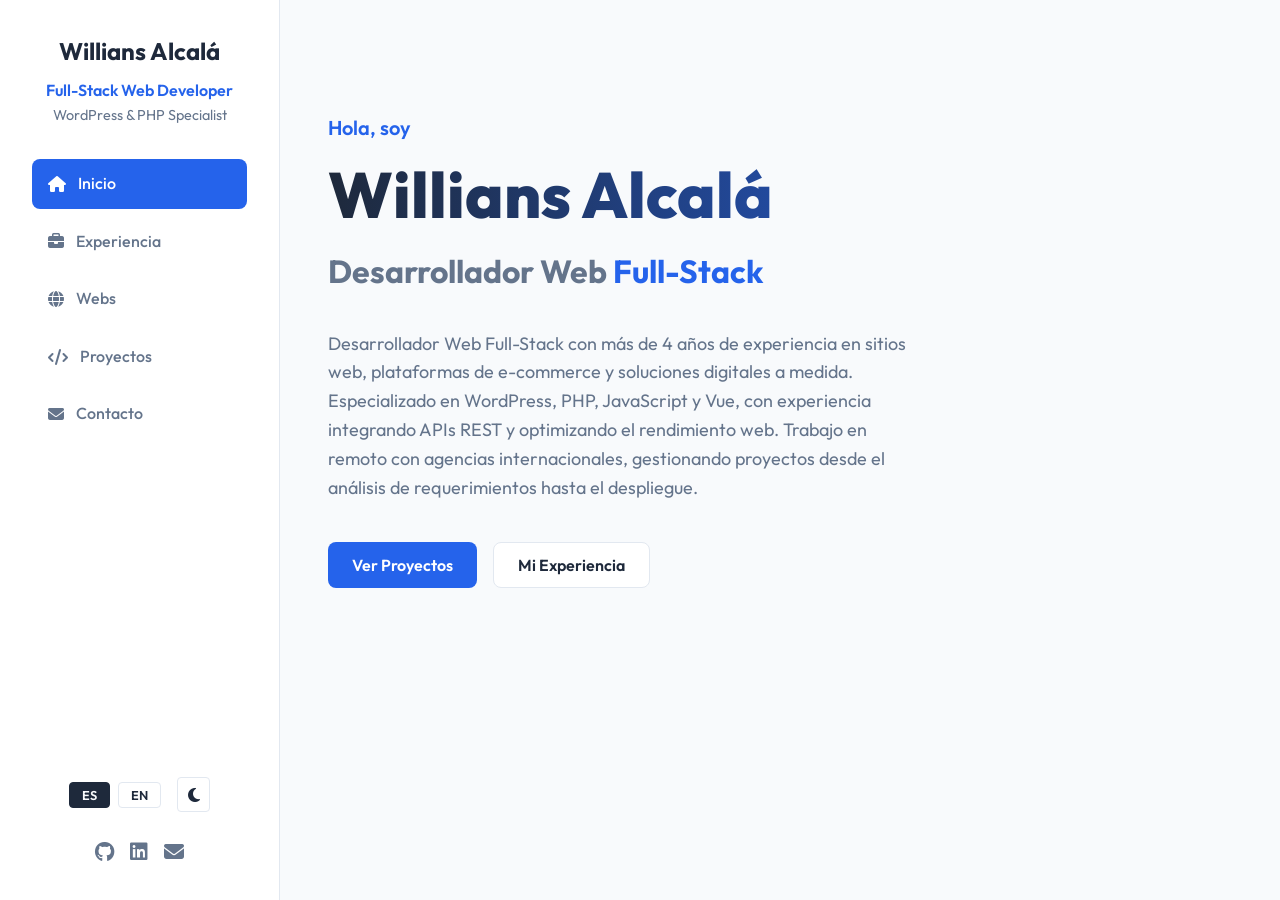
<file: index.html>
<!DOCTYPE html>
<html lang="es">

<head>
    <meta charset="UTF-8">
    <meta name="viewport" content="width=device-width, initial-scale=1.0">
    <title>Willians Alcalá | Portfolio</title>
    <link rel="preconnect" href="https://fonts.googleapis.com">
    <link rel="preconnect" href="https://fonts.gstatic.com" crossorigin>
    <link href="https://fonts.googleapis.com/css2?family=Outfit:wght@300;400;600;700&display=swap" rel="stylesheet">
    <link rel="stylesheet" href="style.css">
    <link rel="stylesheet" href="https://cdnjs.cloudflare.com/ajax/libs/font-awesome/6.4.0/css/all.min.css">
</head>

<body>
    <div class="app-container">
        <button class="mobile-menu-btn" onclick="toggleMobileMenu()">
            <i class="fa-solid fa-bars"></i>
        </button>

        <nav class="sidebar" id="sidebar">
            <div class="profile">
                <h1>Willians Alcalá</h1>
                <p class="role">Full-Stack Web Developer</p>
                <p class="sub-role">WordPress &amp; PHP Specialist</p>
            </div>
            <ul class="nav-links">
                <li class="active" data-tab="home" onclick="closeMobileMenu()">
                    <i class="fa-solid fa-house"></i> <span>Inicio</span>
                </li>
                <li data-tab="experience" onclick="closeMobileMenu()">
                    <i class="fa-solid fa-briefcase"></i> <span>Experiencia</span>
                </li>
                <li data-tab="webs" onclick="closeMobileMenu()">
                    <i class="fa-solid fa-globe"></i> <span>Webs</span>
                </li>
                <li data-tab="projects" onclick="closeMobileMenu()">
                    <i class="fa-solid fa-code"></i> <span>Proyectos</span>
                </li>
                <li data-tab="contact" onclick="closeMobileMenu()">
                    <i class="fa-solid fa-envelope"></i> <span>Contacto</span>
                </li>
            </ul>

            <div class="controls-group">
                <div class="language-toggle">
                    <button id="lang-es" class="lang-btn active" onclick="setLanguage('es')">ES</button>
                    <button id="lang-en" class="lang-btn" onclick="setLanguage('en')">EN</button>
                </div>
                <button class="theme-toggle" onclick="toggleTheme()" aria-label="Toggle Theme">
                    <i class="fa-solid fa-moon"></i>
                </button>
            </div>

            <div class="social-links">
                <a href="https://github.com/Willians45" target="_blank"><i class="fa-brands fa-github"></i></a>
                <a href="https://www.linkedin.com/in/willians-alc/" target="_blank"><i
                        class="fa-brands fa-linkedin"></i></a>
                <a href="mailto:williansalponce@gmail.com"><i class="fa-solid fa-envelope"></i></a>
            </div>
        </nav>

        <main class="content-area">
            <!-- Content will be injected here by JavaScript -->
            <div id="home" class="tab-content active">
                <div class="hero">
                    <span class="greeting" data-i18n="greeting">Hola, soy</span>
                    <h2 class="name">Willians Alcalá</h2>
                    <h3 class="title"><span data-i18n="role">Desarrollador Web</span> <span class="highlight"
                            data-i18n="subrole">Full-Stack</span></h3>
                    <p class="bio" data-i18n="bio">
                        Desarrollador Web Full-Stack con más de 4 años de experiencia en sitios web, plataformas de
                        e-commerce y soluciones digitales a medida. Especializado en WordPress, PHP, JavaScript y Vue,
                        con experiencia integrando APIs REST y optimizando el rendimiento web. Trabajo en remoto con
                        agencias internacionales, gestionando proyectos desde el análisis de requerimientos hasta el
                        despliegue.
                    </p>
                    <div class="cta-group">
                        <button class="btn-primary" onclick="switchTab('projects')" data-i18n="viewProjects">Ver
                            Proyectos</button>
                        <button class="btn-secondary" onclick="switchTab('experience')" data-i18n="viewExperience">Mi
                            Experiencia</button>
                    </div>
                </div>
            </div>

            <div id="experience" class="tab-content">
                <h2 class="section-title" data-i18n="experienceTitle">Experiencia</h2>
                <div class="timeline" id="experience-list">
                    <!-- JS will populate this -->
                </div>
            </div>

            <div id="webs" class="tab-content">
                <h2 class="section-title" data-i18n="websTitle">Webs</h2>
                <div class="web-filters" id="web-category-filters">
                    <!-- JS will populate categories -->
                </div>
                <div class="webs-grid" id="webs-list">
                    <!-- JS will populate this -->
                </div>
            </div>

            <div id="projects" class="tab-content">
                <h2 class="section-title" data-i18n="projectsTitle">Proyectos</h2>
                <div class="category-slider">
                    <div class="category-tabs">
                        <button class="category-tab active" data-category="web-apps" onclick="switchProjectCategory('web-apps')">
                            <i class="fa-solid fa-globe"></i> Web Apps
                        </button>
                        <button class="category-tab" data-category="plugins" onclick="switchProjectCategory('plugins')">
                            <i class="fa-solid fa-plug"></i> Plugins PHP
                        </button>
                    </div>
                </div>
                <div class="projects-grid" id="projects-list">
                    <!-- JS will populate this -->
                </div>
            </div>

            <div id="contact" class="tab-content">
                <h2 class="section-title" data-i18n="contactTitle">Contáctame</h2>
                <div class="contact-container">
                    <p data-i18n="contactText">¿Tienes un proyecto en mente? ¡Hablemos!</p>
                    <a href="mailto:williansalponce@gmail.com" class="email-link">williansalponce@gmail.com</a>
                </div>
            </div>
        </main>
    </div>

    <script src="script.js"></script>
</body>

</html>
</file>
<file: style.css>
:root {
    /* Light Theme */
    --primary-color: #2563eb;
    --secondary-color: #1e40af;
    --bg-color: #f8fafc;
    --sidebar-bg: #ffffff;
    --text-color: #1e293b;
    --text-muted: #64748b;
    --border-color: #e2e8f0;
    --card-bg: #ffffff;
    --shadow: 0 4px 6px -1px rgb(0 0 0 / 0.1), 0 2px 4px -2px rgb(0 0 0 / 0.1);
    --font-main: 'Outfit', sans-serif;
}

[data-theme="dark"] {
    /* Dark Theme */
    --primary-color: #60a5fa;
    --secondary-color: #3b82f6;
    --bg-color: #0f172a;
    --sidebar-bg: #1e293b;
    --text-color: #f1f5f9;
    --text-muted: #94a3b8;
    --border-color: #334155;
    --card-bg: #1e293b;
    --shadow: 0 4px 6px -1px rgb(0 0 0 / 0.3), 0 2px 4px -2px rgb(0 0 0 / 0.2);
}

* {
    margin: 0;
    padding: 0;
    box-sizing: border-box;
}

body {
    font-family: var(--font-main);
    background-color: var(--bg-color);
    color: var(--text-color);
    line-height: 1.6;
    transition: background-color 0.3s, color 0.3s;
}

.app-container {
    display: flex;
    min-height: 100vh;
}

/* Mobile Menu Button */
.mobile-menu-btn {
    display: none;
    position: fixed;
    top: 1rem;
    right: 1rem;
    z-index: 100;
    background: var(--card-bg);
    border: 1px solid var(--border-color);
    color: var(--text-color);
    padding: 0.5rem;
    border-radius: 0.5rem;
    font-size: 1.5rem;
    cursor: pointer;
    box-shadow: var(--shadow);
}

/* Sidebar Styles (Desktop) */
.sidebar {
    width: 280px;
    background-color: var(--sidebar-bg);
    border-right: 1px solid var(--border-color);
    padding: 2rem;
    display: flex;
    flex-direction: column;
    position: fixed;
    height: 100vh;
    z-index: 50;
    transition: transform 0.3s ease, background-color 0.3s;
}

.profile {
    text-align: center;
    margin-bottom: 2rem;
}

.profile h1 {
    font-size: 1.5rem;
    font-weight: 700;
    margin-bottom: 0.5rem;
    color: var(--text-color);
}

.role {
    font-weight: 600;
    color: var(--primary-color);
}

.sub-role {
    font-size: 0.9rem;
    color: var(--text-muted);
}

.nav-links {
    list-style: none;
    flex: 1;
}

.nav-links li {
    margin-bottom: 0.5rem;
    padding: 0.75rem 1rem;
    border-radius: 0.5rem;
    cursor: pointer;
    transition: all 0.2s;
    display: flex;
    align-items: center;
    gap: 0.75rem;
    color: var(--text-muted);
    font-weight: 500;
}

.nav-links li:hover {
    background-color: rgba(37, 99, 235, 0.1);
    color: var(--primary-color);
}

.nav-links li.active {
    background-color: var(--primary-color);
    color: white;
}

.controls-group {
    display: flex;
    justify-content: center;
    align-items: center;
    gap: 1rem;
    margin-bottom: 1.5rem;
}

.language-toggle {
    display: flex;
    gap: 0.5rem;
}

.lang-btn {
    background: none;
    border: 1px solid var(--border-color);
    padding: 0.25rem 0.75rem;
    border-radius: 0.25rem;
    cursor: pointer;
    font-family: var(--font-main);
    font-size: 0.8rem;
    transition: all 0.2s;
    color: var(--text-color);
}

.lang-btn.active {
    background-color: var(--text-color);
    color: var(--bg-color);
    border-color: var(--text-color);
}

.theme-toggle {
    background: none;
    border: 1px solid var(--border-color);
    color: var(--text-color);
    padding: 0.4rem 0.6rem;
    border-radius: 0.25rem;
    cursor: pointer;
    transition: all 0.2s;
}

.theme-toggle:hover {
    background-color: rgba(0, 0, 0, 0.05);
}

.social-links {
    display: flex;
    justify-content: center;
    gap: 1rem;
}

.social-links a {
    color: var(--text-muted);
    font-size: 1.25rem;
    transition: color 0.2s;
}

.social-links a:hover {
    color: var(--primary-color);
}

/* Content Area */
.content-area {
    flex: 1;
    margin-left: 280px;
    padding: 3rem;
    max-width: 1200px;
    width: calc(100% - 280px);
}

.tab-content {
    display: none;
    animation: fadeIn 0.4s ease;
}

.tab-content.active {
    display: block;
}

@keyframes fadeIn {
    from {
        opacity: 0;
        transform: translateY(10px);
    }

    to {
        opacity: 1;
        transform: translateY(0);
    }
}

/* Hero Section */
.hero {
    max-width: 800px;
    margin-top: 4rem;
}

.greeting {
    color: var(--primary-color);
    font-weight: 600;
    font-size: 1.25rem;
    display: block;
    margin-bottom: 1rem;
}

.name {
    font-size: 4rem;
    font-weight: 800;
    line-height: 1.1;
    margin-bottom: 1rem;
    background: linear-gradient(to right, var(--text-color), var(--primary-color));
    -webkit-background-clip: text;
    background-clip: text;
    -webkit-text-fill-color: transparent;
}

.title {
    font-size: 2rem;
    color: var(--text-muted);
    margin-bottom: 2rem;
}

.highlight {
    color: var(--primary-color);
}

.bio {
    font-size: 1.125rem;
    color: var(--text-muted);
    margin-bottom: 2.5rem;
    max-width: 600px;
}

.cta-group {
    display: flex;
    gap: 1rem;
}

button {
    font-family: var(--font-main);
    font-size: 1rem;
    padding: 0.75rem 1.5rem;
    border-radius: 0.5rem;
    cursor: pointer;
    transition: all 0.2s;
    border: none;
    font-weight: 600;
}

.btn-primary {
    background-color: var(--primary-color);
    color: white;
}

.btn-primary:hover {
    background-color: var(--secondary-color);
}

.btn-secondary {
    background-color: var(--card-bg);
    border: 1px solid var(--border-color);
    color: var(--text-color);
}

.btn-secondary:hover {
    background-color: var(--bg-color);
}

/* Experience Section */
.section-title {
    font-size: 2rem;
    margin-bottom: 2rem;
    position: relative;
    display: inline-block;
    color: var(--text-color);
}

.section-title::after {
    content: '';
    position: absolute;
    bottom: -5px;
    left: 0;
    width: 40%;
    height: 4px;
    background-color: var(--primary-color);
    border-radius: 2px;
}

.timeline {
    position: relative;
    border-left: 2px solid var(--border-color);
    margin-left: 1rem;
    padding-left: 2rem;
}

.timeline-item {
    margin-bottom: 3rem;
    position: relative;
}

.timeline-item::before {
    content: '';
    position: absolute;
    left: -2.6rem;
    top: 0.5rem;
    width: 1rem;
    height: 1rem;
    background-color: var(--primary-color);
    border-radius: 50%;
    border: 4px solid var(--bg-color);
    box-shadow: 0 0 0 1px var(--border-color);
}

.timeline-date {
    font-size: 0.875rem;
    color: var(--text-muted);
    margin-bottom: 0.5rem;
    display: block;
}

.timeline-role {
    font-size: 1.25rem;
    margin-bottom: 0.25rem;
    color: var(--text-color);
}

.timeline-company {
    font-size: 1rem;
    color: var(--primary-color);
    margin-bottom: 1rem;
}

.timeline-desc {
    color: var(--text-muted);
    margin-bottom: 1rem;
}

.project-links {
    display: flex;
    flex-wrap: wrap;
    gap: 0.75rem;
}

.project-tag {
    font-size: 0.875rem;
    padding: 0.25rem 0.75rem;
    background-color: rgba(37, 99, 235, 0.1);
    color: var(--primary-color);
    border-radius: 1rem;
    text-decoration: none;
    transition: background 0.2s;
}

.project-tag:hover {
    background-color: rgba(37, 99, 235, 0.2);
}

/* Webs Grid */
.webs-grid {
    display: grid;
    grid-template-columns: repeat(auto-fill, minmax(320px, 1fr));
    gap: 2.5rem;
}

.web-card {
    background: var(--card-bg);
    border-radius: 1rem;
    overflow: hidden;
    box-shadow: var(--shadow);
    transition: transform 0.3s ease, box-shadow 0.3s ease;
    border: 1px solid var(--border-color);
}

.web-card:hover {
    transform: translateY(-8px);
    box-shadow: 0 8px 25px -8px rgba(0, 0, 0, 0.2);
}

.web-card,
.project-card {
    animation: cardAppear 0.5s ease-out forwards;
}

@keyframes cardAppear {
    from {
        opacity: 0;
        transform: translateY(20px);
    }

    to {
        opacity: 1;
        transform: translateY(0);
    }
}

.web-card-image-container {
    width: 100%;
    height: 320px;
    overflow: hidden;
    position: relative;
    border-bottom: 4px solid var(--border-color);
    background-color: var(--bg-color);
}

.web-card-image-container::before {
    content: '•••';
    position: absolute;
    top: 5px;
    left: 10px;
    color: var(--text-muted);
    font-size: 14px;
    letter-spacing: 2px;
    z-index: 2;
    background: var(--card-bg);
    opacity: 0.9;
    padding: 0 5px;
    border-radius: 4px;
    backdrop-filter: blur(4px);
}

.web-card-image {
    width: 100%;
    height: 100%;
    display: block;
    object-fit: contain;
    padding: 10px;
    background-color: var(--bg-color);
}

/* Hover transform removed */

.web-card-content {
    padding: 1.5rem;
}

.web-card-title {
    font-size: 1.25rem;
    font-weight: 700;
    margin-bottom: 0.5rem;
    color: var(--text-color);
}

.web-card-category {
    display: inline-block;
    font-size: 0.75rem;
    text-transform: uppercase;
    letter-spacing: 0.05em;
    color: var(--primary-color);
    background-color: rgba(37, 99, 235, 0.1);
    padding: 0.25rem 0.75rem;
    border-radius: 1rem;
    margin-bottom: 1.5rem;
    font-weight: 600;
}

.web-card-link {
    display: inline-flex;
    align-items: center;
    gap: 0.5rem;
    color: var(--primary-color);
    text-decoration: none;
    font-weight: 600;
    font-size: 0.9rem;
    transition: gap 0.2s ease;
}

.web-card-link:hover {
    gap: 0.75rem;
}

/* Web Filters */
.web-filters {
    display: flex;
    flex-wrap: wrap;
    gap: 0.75rem;
    margin-bottom: 2.5rem;
}

.filter-btn {
    background-color: var(--card-bg);
    border: 1px solid var(--border-color);
    color: var(--text-color);
    padding: 0.5rem 1.25rem;
    border-radius: 2rem;
    cursor: pointer;
    font-size: 0.9rem;
    font-weight: 500;
    transition: all 0.3s ease;
}

.filter-btn:hover {
    background-color: rgba(37, 99, 235, 0.1);
    border-color: var(--primary-color);
    color: var(--primary-color);
}

.filter-btn.active {
    background-color: var(--primary-color);
    color: white;
    border-color: var(--primary-color);
    box-shadow: 0 4px 10px rgba(37, 99, 235, 0.3);
}

/* Category Slider */
.category-slider {
    margin-bottom: 2rem;
}

.category-tabs {
    display: flex;
    gap: 1rem;
    border-bottom: 2px solid var(--border-color);
    padding-bottom: 1rem;
}

.category-tab {
    background: none;
    border: none;
    padding: 0.75rem 1.5rem;
    border-radius: 0.5rem 0.5rem 0 0;
    cursor: pointer;
    font-family: var(--font-main);
    font-size: 1rem;
    font-weight: 600;
    color: var(--text-muted);
    transition: all 0.3s ease;
    display: flex;
    align-items: center;
    gap: 0.5rem;
}

.category-tab:hover {
    background-color: rgba(37, 99, 235, 0.1);
    color: var(--primary-color);
}

.category-tab.active {
    background-color: var(--primary-color);
    color: white;
}

.category-tab i {
    font-size: 0.9rem;
}

/* Projects Grid */
.projects-grid {
    display: grid;
    grid-template-columns: repeat(auto-fill, minmax(320px, 1fr));
    gap: 2.5rem;
}

.project-card {
    background: var(--card-bg);
    padding: 2rem;
    border-radius: 1rem;
    box-shadow: var(--shadow);
    transition: transform 0.2s, background-color 0.3s;
    border: 1px solid var(--border-color);
}

.project-card:hover {
    transform: translateY(-5px);
}

.project-type {
    font-size: 0.75rem;
    text-transform: uppercase;
    letter-spacing: 0.05em;
    color: var(--primary-color);
    font-weight: 700;
    margin-bottom: 0.75rem;
}

.project-title {
    font-size: 1.25rem;
    margin-bottom: 1rem;
    color: var(--text-color);
}

.project-card-image {
    width: 100%;
    height: 220px;
    object-fit: contain;
    padding: 10px;
    background-color: var(--bg-color);
    border-radius: 0.75rem;
    margin-bottom: 1.5rem;
    border: 1px solid var(--border-color);
    transition: all 0.3s ease;
}

.project-card:hover .project-card-image {
    box-shadow: 0 5px 15px rgba(0, 0, 0, 0.1);
}

.project-card-image.large-mockup {
    height: 250px;
    object-fit: cover;
    padding: 0 2rem 2rem;
    position: relative;
}

.project-desc {
    color: var(--text-muted);
    margin-bottom: 1.5rem;
    font-size: 0.95rem;
}

.project-desc p {
    margin-bottom: 1rem;
}

.project-desc p:last-child {
    margin-bottom: 0;
}

.project-desc ul {
    margin: 0.5rem 0;
    padding-left: 1.5rem;
}

.project-desc li {
    margin-bottom: 0.25rem;
    color: var(--text-muted);
}

.project-desc strong {
    color: var(--text-color);
    font-weight: 600;
}

.card-links {
    display: flex;
    gap: 1rem;
}

.card-link {
    font-size: 0.9rem;
    text-decoration: none;
    color: var(--text-color);
    font-weight: 600;
}

.card-link:hover {
    color: var(--primary-color);
}

.contact-container p {
    color: var(--text-color);
}

.email-link {
    font-size: 1.5rem;
    color: var(--primary-color);
    text-decoration: none;
    font-weight: 700;
    margin-top: 1rem;
    display: inline-block;
    word-break: break-all;
}

.email-link:hover {
    text-decoration: underline;
}

/* Mobile Responsive Styles */
@media (max-width: 768px) {
    .mobile-menu-btn {
        display: block;
    }

    .sidebar {
        transform: translateX(-100%);
        width: 100%;
        height: 100vh;
        position: fixed;
        top: 0;
        left: 0;
        border-right: none;
        justify-content: center;
        align-items: center;
        padding-top: 4rem;
    }

    .sidebar.active {
        transform: translateX(0);
    }

    .content-area {
        margin-left: 0;
        width: 100%;
        padding: 1.5rem;
        padding-top: 5rem;
        /* Space for menu button */
    }

    .hero {
        margin-top: 1rem;
        text-align: center;
    }

    .name {
        font-size: 2.5rem;
    }

    .title {
        font-size: 1.25rem;
    }

    .bio {
        margin: 0 auto 2rem;
    }

    .cta-group {
        justify-content: center;
    }

    .projects-grid {
        grid-template-columns: repeat(auto-fit, minmax(280px, 1fr));
        gap: 1.5rem;
    }

    .webs-grid {
        grid-template-columns: repeat(auto-fit, minmax(280px, 1fr));
        gap: 1.5rem;
    }

    .web-filters {
        justify-content: center;
    }

    .category-tabs {
        flex-direction: column;
        gap: 0.5rem;
    }

    .category-tab {
        justify-content: center;
    }

    .nav-links {
        flex: initial;
        width: 100%;
        margin-bottom: 2rem;
    }

    .nav-links li {
        justify-content: center;
        font-size: 1.2rem;
    }
}
</file>
